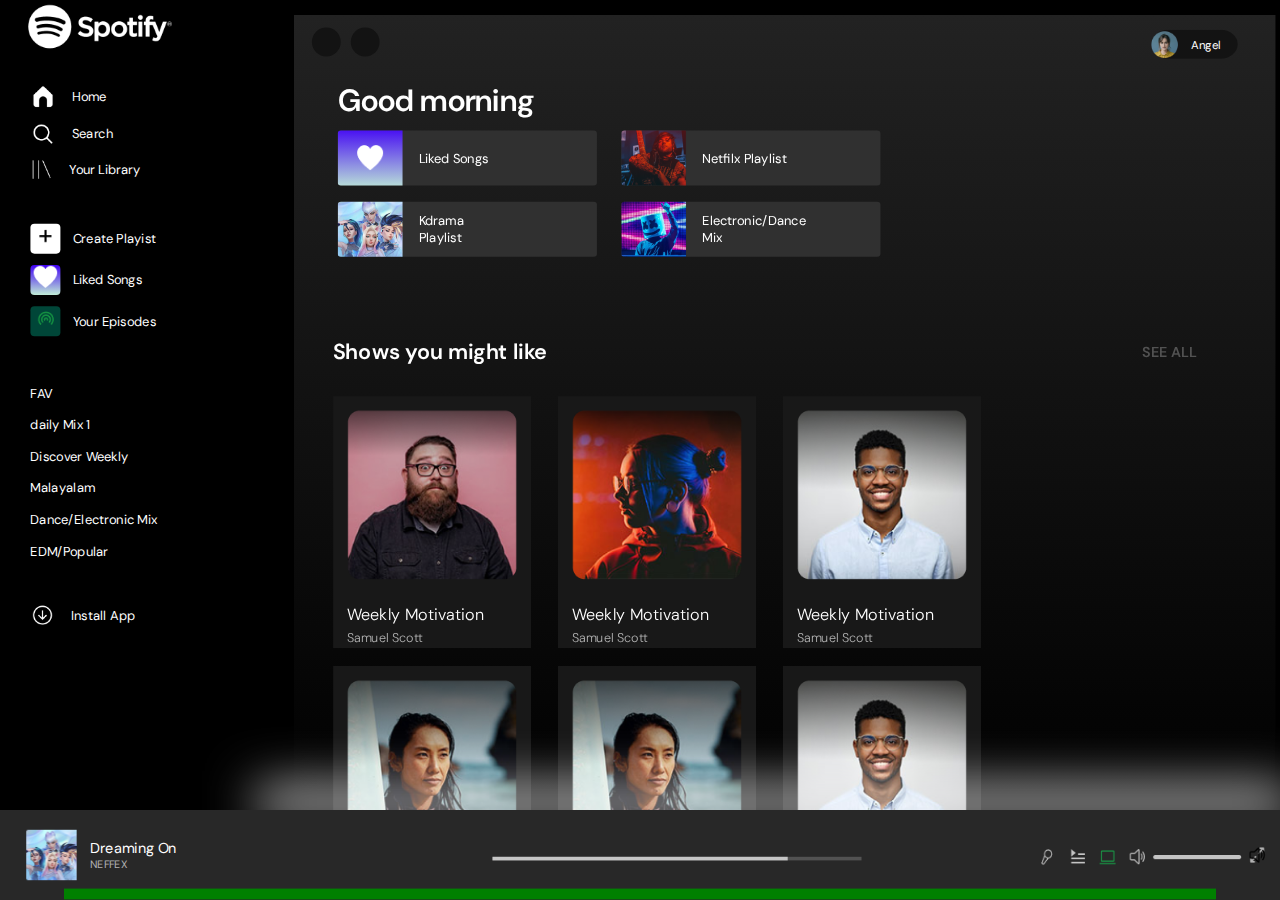
<file: index.html>
<!DOCTYPE html>
<html>
<head>
    <title>Spotify Clone</title>
    <link rel="stylesheet" type="text/css" href="style.css">
    <link rel="stylesheet" href="https://cdnjs.cloudflare.com/ajax/libs/font-awesome/6.5.1/css/all.min.css" integrity="sha512-DTOQO9RWCH3ppGqcWaEA1BIZOC6xxalwEsw9c2QQeAIftl+Vegovlnee1c9QX4TctnWMn13TZye+giMm8e2LwA==" crossorigin="anonymous" referrerpolicy="no-referrer" />
</head>
<body>
    <main>
        <section class="sideBar">
            <div class="logo"><img src="images/Spotify logo.png" alt=""></div>
            <nav>
                <div class="list1SB">
                    <ul type="none">
                        <li><img src="images/Vectorhome.png" alt=""><span>Home</span></li>
                        <li><img src="images/fi-rs-search.png" alt=""><span>Search</span></li>
                        <li><img src="images/library.png" alt=""><span>Your Library</span></li>
                    </ul>
                </div>
                <!-- <div class="list2SB">
                    <ul type="none">
                        <li><span class="list1_1"><img src="images/fi-ss-plus-small.png" alt=""></span><span>Create Playist</span></li>
                        <li><span class="list1_2"><img width="19.25px" height="16px" src="images/fi-ss-heart.png" alt=""></span><span>Liked Songs</span></li>
                        <li><span class="list1_3"><img width="19.25px" height="16px" src="images/Group.png"  alt=""></span><span>Your Episodes</span></li>
                    </ul>
                </div> -->
                <div class="list2SB list2SB_linked">
                    <ul type="none">
                        <li>  <span class="list1_1"> <a href="playlist.html"><img src="images/fi-ss-plus-small.png" alt=""></span> <span>Create Playist</span>  </a></li>
                        <li>  <span class="list1_2"> <a href="playlist.html"><img src="images/fi-ss-heart.png" alt=""></span> <span>Liked Songs</span>  </a></li>
                        <li>  <span class="list1_3"> <a href="edm_playlist2 .html"><img src="images/Group.png"  alt=""></span> <span>Your Episodes</span>  </a></li>
                    </ul>
                </div>
                <div class="list3SB">
                    <ul type="none">
<li><span>FAV</span></li>                        
<li><span>daily Mix 1</span></li>
<li><span>Discover Weekly</span></li>
<li><span>Malayalam</span></li>
<li><span>Dance/Electronic Mix </span></li>
<li><span>EDM/Popular</span></li>                        
                    </ul>
                </div>
                <div class="list4SB">
                    <ul type="none">
                        <li><img src="images/grommet-icons_install-option.png" alt=""><span>Install App</span></li>
                    </ul>
                </div>
            </nav>
        </section>

    <section class="homePage">
        <div class="topBarHP">
            <div class="pagetoggle">
                <div><a href="index.html" class="a1"><i class="fa-solid fa-chevron-left"></i></a></div>
                <div><a href="https://open.spotify.com/playlist/37i9dQZF1DXbYM3nMM0oPk" class="a2"><i class="fa-solid fa-chevron-right"></i></a></div>
            </div>

            <div class="user">
                <img src="images/Ellipse 3.png"  alt=""><div>Angel &nbsp;<i class="fa-solid fa-caret-down"></i></div>
            </div>
        </div>

        <section class="recent">
            <div class="greet">Good morning</div>
            <div class="cardRecent">
                <div class="cardR cardR1"><div class="img"><img src="images/fi-ss-heart.png" alt=""></div><div class="textrecent">Liked Songs</div></div>
                <div class="cardR cardR2"><img src="images/Group 1netflix.png" alt=""><div class="textrecent">Netfilx Playlist</div></div>
                <div class="cardR cardR3"><img src="images/Group 1kdrama.png" alt=""><div class="textrecent">Kdrama Playlist</div></div>
                <div class="cardR cardR4"><img src="images/Rectangle 2edm.png" alt=""><div class="textrecent">Electronic/Dance Mix</div></div>
            </div>
        </section>

        <section class="suggestion">
            <div class="topSuggest">
                <div class="headingS">Shows you might like <a href="./seeAll.html">SEE ALL</a></div>
            </div>
            
            <!-- <div class="cardSuggest">
            <div class="cardScontainer"><div class="cardS cardS1"><img src="images/Rectangle 16imgS1.png" alt=""><div class="cardContentS">Weekly Motivation <p>Samuel Scott</p></div></div><div class="cardPlay"><i class="fa-solid fa-play"></i></div></div>    
            <div class="cardS cardS1"><img src="images/Rectangle 16imgS1.png" alt=""><div class="cardContentS">Weekly Motivation <p>Samuel Scott</p></div></div>
            <div class="cardScontainer"><div class="cardS cardS2"><img src="images/Rectangle 16imgS1.png" alt=""><div class="cardContentS">Weekly Motivation <p>Samuel Scott</p></div></div><div class="cardPlay"><i class="fa-solid fa-play"></i></div></div>    
            <div class="cardS cardS2"><img src="images/Rectangle 16imgS1.png" alt=""><div class="cardContentS">Weekly Motivation <p>Samuel Scott</p></div></div>
            <div class="cardScontainer"><div class="cardS cardS3"><img src="images/Rectangle 16imgS1.png" alt=""><div class="cardContentS">Weekly Motivation <p>Samuel Scott</p></div></div><div class="cardPlay"><i class="fa-solid fa-play"></i></div></div>    
            <div class="cardS cardS3"><img src="images/Rectangle 16imgS1.png" alt=""><div class="cardContentS">Weekly Motivation <p>Samuel Scott</p></div></div>
            <div class="cardScontainer"><div class="cardS cardS4"><img src="images/Rectangle 16imgS1.png" alt=""><div class="cardContentS">Weekly Motivation <p>Samuel Scott</p></div></div><div class="cardPlay"><i class="fa-solid fa-play"></i></div></div>    
            <div class="cardS cardS4"><img src="images/Rectangle 16imgS1.png" alt=""><div class="cardContentS">Weekly Motivation <p>Samuel Scott</p></div></div>
            <div class="cardScontainer"><div class="cardS cardS5"><img src="images/Rectangle 16imgS1.png" alt=""><div class="cardContentS">Weekly Motivation <p>Samuel Scott</p></div></div><div class="cardPlay"><i class="fa-solid fa-play"></i></div></div>    
            <div class="cardS cardS5"><img src="images/Rectangle 16imgS1.png" alt=""><div class="cardContentS">Weekly Motivation <p>Samuel Scott</p></div></div>
            <div class="cardScontainer"><div class="cardS cardS6"><img src="images/Rectangle 16imgS1.png" alt=""><div class="cardContentS">Weekly Motivation <p>Samuel Scott</p></div></div><div class="cardPlay"><i class="fa-solid fa-play"></i></div></div>    
            <div class="cardS cardS6"><img src="images/Rectangle 16imgS1.png" alt=""><div class="cardContentS">Weekly Motivation <p>Samuel Scott</p></div></div>
            <div class="cardScontainer"><div class="cardS cardS7"><img src="images/Rectangle 16imgS1.png" alt=""><div class="cardContentS">Weekly Motivation <p>Samuel Scott</p></div></div><div class="cardPlay"><i class="fa-solid fa-play"></i></div></div>    
            <div class="cardS cardS7"><img src="images/Rectangle 16imgS1.png" alt=""><div class="cardContentS">Weekly Motivation <p>Samuel Scott</p></div></div>
            <div class="cardScontainer"><div class="cardS cardS8"><img src="images/Rectangle 16imgS1.png" alt=""><div class="cardContentS">Weekly Motivation <p>Samuel Scott</p></div></div><div class="cardPlay"><i class="fa-solid fa-play"></i></div></div>    
            <div class="cardS cardS8"><img src="images/Rectangle 16imgS1.png" alt=""><div class="cardContentS">Weekly Motivation <p>Samuel Scott</p></div></div>
            </div> -->

            <div class="cardSuggest">
            <div class="cardS"><div class="cardPlay"><i class="fa-solid fa-play"></i></div><img src="images/Rectangle 16imgS1.png" alt=""><div class="cardContentS">Weekly Motivation <p>Samuel Scott</p></div></div>
            <div class="cardS"><div class="cardPlay"><i class="fa-solid fa-play"></i></div><img src="images/Rectangle 16sug2.png" alt=""><div class="cardContentS">Weekly Motivation <p>Samuel Scott</p></div></div>
            <div class="cardS"><div class="cardPlay"><i class="fa-solid fa-play"></i></div><img src="images/Rectangle 16sug3.png" alt=""><div class="cardContentS">Weekly Motivation <p>Samuel Scott</p></div></div>
            <div class="cardS"><div class="cardPlay"><i class="fa-solid fa-play"></i></div><img src="images/Rectangle 16sug4.png" alt=""><div class="cardContentS">Weekly Motivation <p>Samuel Scott</p></div></div>
            <div class="cardS"><div class="cardPlay"><i class="fa-solid fa-play"></i></div><img src="images/Rectangle 16sug4.png" alt=""><div class="cardContentS">Weekly Motivation <p>Samuel Scott</p></div></div>
            <div class="cardS"><div class="cardPlay"><i class="fa-solid fa-play"></i></div><img src="images/Rectangle 16sug3.png" alt=""><div class="cardContentS">Weekly Motivation <p>Samuel Scott</p></div></div>
            <div class="cardS"><div class="cardPlay"><i class="fa-solid fa-play"></i></div><img src="images/Rectangle 16imgS1.png" alt=""><div class="cardContentS">Weekly Motivation <p>Samuel Scott</p></div></div>
            <div class="cardS"><div class="cardPlay"><i class="fa-solid fa-play"></i></div><img src="images/Rectangle 16sug2.png" alt=""><div class="cardContentS">Weekly Motivation <p>Samuel Scott</p></div></div>
        </div>
        </section>

    </section>
    <div class="shadow"></div>
    </main>
    <section class="bottomPlayerBar">
        <div class="songPlaying">
            <img src="images/Group 1kdrama.png" alt="">
            <div class="song">Dreaming On <p>NEFFEX</p></div>
        </div>


        <div class="player">
            <div class="controls">
                <i class="fa-solid fa-shuffle"></i>
                <i class="fa-solid fa-backward-step"></i>
                <i class="play_pause fa-solid fa-circle-play"></i>
                <i class="fa-solid fa-forward-step"></i>
                <i class="fa-solid fa-repeat"></i>
            </div>
            <div class="playLength">
                <div class="songLeft"></div>
           </div>
        </div>

       <div class="tools">
        <img src="images/Right optionstools.png" alt="" srcset="">
       </div>

        

        <div class="bottomBand"></div>
    </section>
    
</body>
</html>
</file>
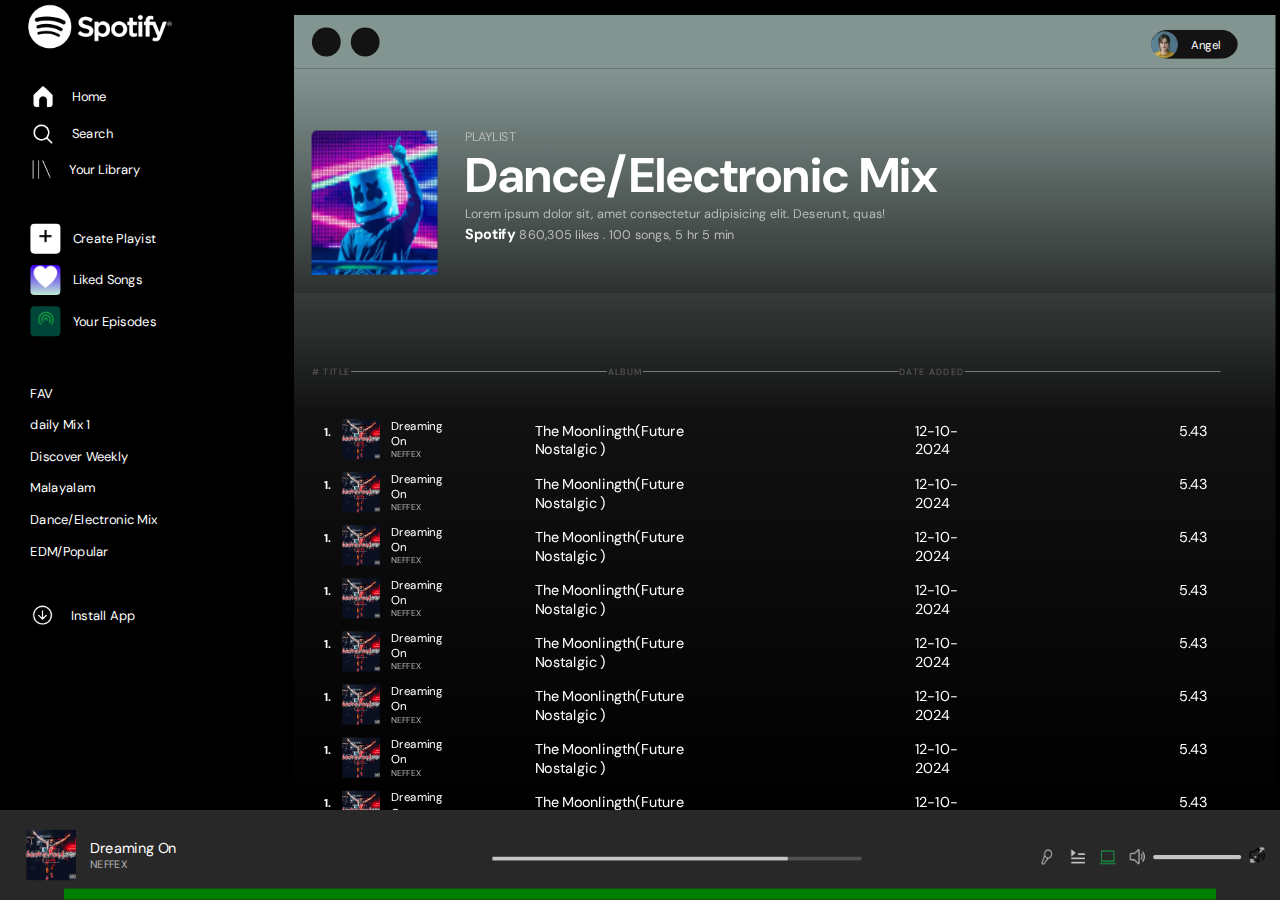
<file: edm_playlist2 .html>
<!DOCTYPE html>
<html>
<head>
    <title>Spotify Clone</title>
    <link rel="stylesheet" type="text/css" href="style.css">
    <link rel="stylesheet" href="https://cdnjs.cloudflare.com/ajax/libs/font-awesome/6.5.1/css/all.min.css" integrity="sha512-DTOQO9RWCH3ppGqcWaEA1BIZOC6xxalwEsw9c2QQeAIftl+Vegovlnee1c9QX4TctnWMn13TZye+giMm8e2LwA==" crossorigin="anonymous" referrerpolicy="no-referrer" />
</head>
<body>
    <main>
        <section class="sideBar">
            <div class="logo"><img src="images/Spotify logo.png" alt=""></div>
            <nav>
                <div class="list1SB">
                    <ul type="none">
                        <li><img src="images/Vectorhome.png" alt=""><span>Home</span></li>
                        <li><img src="images/fi-rs-search.png" alt=""><span>Search</span></li>
                        <li><img src="images/library.png" alt=""><span>Your Library</span></li>
                    </ul>
                </div>
                <!-- <div class="list2SB">
                    <ul type="none">
                        <li><span class="list1_1"><img src="images/fi-ss-plus-small.png" alt=""></span><span>Create Playist</span></li>
                        <li><span class="list1_2"><img width="19.25px" height="16px" src="images/fi-ss-heart.png" alt=""></span><span>Liked Songs</span></li>
                        <li><span class="list1_3"><img width="19.25px" height="16px" src="images/Group.png"  alt=""></span><span>Your Episodes</span></li>
                    </ul>
                </div> -->
                <div class="list2SB list2SB_linked">
                    <ul type="none">
                        <li>  <span class="list1_1"> <a href="playlist.html"><img src="images/fi-ss-plus-small.png" alt=""></span><span>Create Playist</span></a></li>
                        <li>  <span class="list1_2"> <a href="playlist.html"><img src="images/fi-ss-heart.png" alt=""></span><span>Liked Songs</span></a></li>
                        <li>  <span class="list1_3"> <a href="edm_playlist2 .html"><img src="images/Group.png"  alt=""></span><span>Your Episodes</span></a></li>
                    </ul>
                </div>
                
                <div class="list3SB">
                    <ul type="none">
                        <li>FAV</li>
                        <li>daily Mix 1</li>
                        <li>Discover Weekly</li>
                        <li>Malayalam</li>
                        <li>Dance/Electronic Mix </li>
                        <li>EDM/Popular</li>
                    </ul>
                </div>
                <div class="list4SB">
                    <ul type="none">
                        <li><img src="images/grommet-icons_install-option.png" alt=""><span>Install App</span></li>
                    </ul>
                </div>
            </nav>
        </section>

    <section class="homePage">
        <div class="topBarHP playlist_topBarHP">
            <!-- <div class="pagetoggle">
                <div><a href="index.html" class="a1"><i class="fa-solid fa-chevron-left"></i></a></div>
                <div><a href="https://www.google.com" class="a2"><i class="fa-solid fa-chevron-right"></i></a></div>
            </div> -->

            <div class="pagetoggle">
                <div><a href="index.html" class="a1"><i class="fa-solid fa-chevron-left"></i></a></div>
                <div><a href="https://open.spotify.com/playlist/37i9dQZF1DXbYM3nMM0oPk" class="a2"><i class="fa-solid fa-chevron-right"></i></a></div>
            </div>

            <div class="user">
                <img src="images/Ellipse 3.png"  alt=""><div>Angel &nbsp;<i class="fa-solid fa-caret-down"></i></div>
            </div>
        </div>

        <section class="cover">
            <img class="edm_cover" src="images/Rectangle 2edm.png" alt="">
            <div class="coverContent">
                <p>PLAYLIST</p>
                <h1>Dance/Electronic Mix</h1>
                <p>Lorem ipsum dolor sit, amet consectetur adipisicing elit. Deserunt, quas!</p>
                <p><strong>Spotify</strong>   860,305 likes . 100 songs, 5 hr 5 min</p>
            </div>
        </section>
        <section class="playlistButton">
            <div class="playlistButton_left">
                <span class="play"><i class="fa-solid fa-circle-play"></i></span>
                <i class="fa-regular fa-heart"></i>
                <i class="fa-solid fa-ellipsis"></i>
            </div>
            <div class="playlist_header">
                <p># TITLE</p><hr><p>ALBUM</p><hr><P>DATE ADDED</P><hr>
                <!-- <p>Length</p> -->
            </div>
        </section>


        <section class="mainPlaylist">
            <div class="song1">
                <div class="playSong1">
                    <div class="songPlaying">
                        <h3>1. &nbsp;&nbsp;&nbsp;</h3>
                        <img src="images/Rectangle 20dreaming.png" alt="">
                        <div class="song">Dreaming On <p>NEFFEX</p></div>
                    </div>
                    <div class="songDetails">    
                    <div><p>The Moonlingth(Future Nostalgic )</p></div><hr >
                    <div><p>12-10-2024</p></div><hr>
                    <p>5.43</p> &nbsp;&nbsp;<div><i class="fa-regular fa-heart"></i> &nbsp;&nbsp;<i class="fa-solid fa-ellipsis"></i></div>
                    </div>
                </div>
        </div>
        <div class="song1">
            <div class="playSong1">
                <div class="songPlaying">
                    <h3>1. &nbsp;&nbsp;&nbsp;</h3>
                    <img src="images/Rectangle 20dreaming.png" alt="">
                    <div class="song">Dreaming On <p>NEFFEX</p></div>
                </div>
                <div class="songDetails">    
                <div><p>The Moonlingth(Future Nostalgic )</p></div><hr >
                <div><p>12-10-2024</p></div><hr>
                <p>5.43</p> &nbsp;&nbsp;<div><i class="fa-regular fa-heart"></i> &nbsp;&nbsp;<i class="fa-solid fa-ellipsis"></i></div>
                </div>
            </div>
    </div>
    <div class="song1">
        <div class="playSong1">
            <div class="songPlaying">
                <h3>1. &nbsp;&nbsp;&nbsp;</h3>
                <img src="images/Rectangle 20dreaming.png" alt="">
                <div class="song">Dreaming On <p>NEFFEX</p></div>
            </div>
            <div class="songDetails">    
            <div><p>The Moonlingth(Future Nostalgic )</p></div><hr >
            <div><p>12-10-2024</p></div><hr>
            <p>5.43</p> &nbsp;&nbsp;<div><i class="fa-regular fa-heart"></i> &nbsp;&nbsp;<i class="fa-solid fa-ellipsis"></i></div>
            </div>
        </div>
</div>
<div class="song1">
    <div class="playSong1">
        <div class="songPlaying">
            <h3>1. &nbsp;&nbsp;&nbsp;</h3>
            <img src="images/Rectangle 20dreaming.png" alt="">
            <div class="song">Dreaming On <p>NEFFEX</p></div>
        </div>
        <div class="songDetails">    
        <div><p>The Moonlingth(Future Nostalgic )</p></div><hr >
        <div><p>12-10-2024</p></div><hr>
        <p>5.43</p> &nbsp;&nbsp;<div><i class="fa-regular fa-heart"></i> &nbsp;&nbsp;<i class="fa-solid fa-ellipsis"></i></div>
        </div>
    </div>
</div>
<div class="song1">
    <div class="playSong1">
        <div class="songPlaying">
            <h3>1. &nbsp;&nbsp;&nbsp;</h3>
            <img src="images/Rectangle 20dreaming.png" alt="">
            <div class="song">Dreaming On <p>NEFFEX</p></div>
        </div>
        <div class="songDetails">    
        <div><p>The Moonlingth(Future Nostalgic )</p></div><hr >
        <div><p>12-10-2024</p></div><hr>
        <p>5.43</p> &nbsp;&nbsp;<div><i class="fa-regular fa-heart"></i> &nbsp;&nbsp;<i class="fa-solid fa-ellipsis"></i></div>
        </div>
    </div>
</div>
<div class="song1">
    <div class="playSong1">
        <div class="songPlaying">
            <h3>1. &nbsp;&nbsp;&nbsp;</h3>
            <img src="images/Rectangle 20dreaming.png" alt="">
            <div class="song">Dreaming On <p>NEFFEX</p></div>
        </div>
        <div class="songDetails">    
        <div><p>The Moonlingth(Future Nostalgic )</p></div><hr >
        <div><p>12-10-2024</p></div><hr>
        <p>5.43</p> &nbsp;&nbsp;<div><i class="fa-regular fa-heart"></i> &nbsp;&nbsp;<i class="fa-solid fa-ellipsis"></i></div>
        </div>
    </div>
</div>
<div class="song1">
    <div class="playSong1">
        <div class="songPlaying">
            <h3>1. &nbsp;&nbsp;&nbsp;</h3>
            <img src="images/Rectangle 20dreaming.png" alt="">
            <div class="song">Dreaming On <p>NEFFEX</p></div>
        </div>
        <div class="songDetails">    
        <div><p>The Moonlingth(Future Nostalgic )</p></div><hr >
        <div><p>12-10-2024</p></div><hr>
        <p>5.43</p> &nbsp;&nbsp;<div><i class="fa-regular fa-heart"></i> &nbsp;&nbsp;<i class="fa-solid fa-ellipsis"></i></div>
        </div>
    </div>
</div>
<div class="song1">
    <div class="playSong1">
        <div class="songPlaying">
            <h3>1. &nbsp;&nbsp;&nbsp;</h3>
            <img src="images/Rectangle 20dreaming.png" alt="">
            <div class="song">Dreaming On <p>NEFFEX</p></div>
        </div>
        <div class="songDetails">    
        <div><p>The Moonlingth(Future Nostalgic )</p></div><hr >
        <div><p>12-10-2024</p></div><hr>
        <p>5.43</p> &nbsp;&nbsp;<div><i class="fa-regular fa-heart"></i> &nbsp;&nbsp;<i class="fa-solid fa-ellipsis"></i></div>
        </div>
    </div>
</div>
<div class="song1">
    <div class="playSong1">
        <div class="songPlaying">
            <h3>1. &nbsp;&nbsp;&nbsp;</h3>
            <img src="images/Rectangle 20dreaming.png" alt="">
            <div class="song">Dreaming On <p>NEFFEX</p></div>
        </div>
        <div class="songDetails">    
        <div><p>The Moonlingth(Future Nostalgic )</p></div><hr >
        <div><p>12-10-2024</p></div><hr>
        <p>5.43</p> &nbsp;&nbsp;<div><i class="fa-regular fa-heart"></i> &nbsp;&nbsp;<i class="fa-solid fa-ellipsis"></i></div>
        </div>
    </div>
</div>
<div class="song1">
    <div class="playSong1">
        <div class="songPlaying">
            <h3>1. &nbsp;&nbsp;&nbsp;</h3>
            <img src="images/Rectangle 20dreaming.png" alt="">
            <div class="song">Dreaming On <p>NEFFEX</p></div>
        </div>
        <div class="songDetails">    
        <div><p>The Moonlingth(Future Nostalgic )</p></div><hr >
        <div><p>12-10-2024</p></div><hr>
        <p>5.43</p> &nbsp;&nbsp;<div><i class="fa-regular fa-heart"></i> &nbsp;&nbsp;<i class="fa-solid fa-ellipsis"></i></div>
        </div>
    </div>
</div>
<div class="song1">
    <div class="playSong1">
        <div class="songPlaying">
            <h3>1. &nbsp;&nbsp;&nbsp;</h3>
            <img src="images/Rectangle 20dreaming.png" alt="">
            <div class="song">Dreaming On <p>NEFFEX</p></div>
        </div>
        <div class="songDetails">    
        <div><p>The Moonlingth(Future Nostalgic )</p></div><hr >
        <div><p>12-10-2024</p></div><hr>
        <p>5.43</p> &nbsp;&nbsp;<div><i class="fa-regular fa-heart"></i> &nbsp;&nbsp;<i class="fa-solid fa-ellipsis"></i></div>
        </div>
    </div>
</div>
<div class="song1">
    <div class="playSong1">
        <div class="songPlaying">
            <h3>1. &nbsp;&nbsp;&nbsp;</h3>
            <img src="images/Rectangle 20dreaming.png" alt="">
            <div class="song">Dreaming On <p>NEFFEX</p></div>
        </div>
        <div class="songDetails">    
        <div><p>The Moonlingth(Future Nostalgic )</p></div><hr >
        <div><p>12-10-2024</p></div><hr>
        <p>5.43</p> &nbsp;&nbsp;<div><i class="fa-regular fa-heart"></i> &nbsp;&nbsp;<i class="fa-solid fa-ellipsis"></i></div>
        </div>
    </div>
</div>
<div class="song1">
    <div class="playSong1">
        <div class="songPlaying">
            <h3>1. &nbsp;&nbsp;&nbsp;</h3>
            <img src="images/Rectangle 20dreaming.png" alt="">
            <div class="song">Dreaming On <p>NEFFEX</p></div>
        </div>
        <div class="songDetails">    
        <div><p>The Moonlingth(Future Nostalgic )</p></div><hr >
        <div><p>12-10-2024</p></div><hr>
        <p>5.43</p> &nbsp;&nbsp;<div><i class="fa-regular fa-heart"></i> &nbsp;&nbsp;<i class="fa-solid fa-ellipsis"></i></div>
        </div>
    </div>
</div>

            
        </section> 


        <!-- <section class="mainPlaylist">
            <div class="song1">
                <div class="playSong1">
                    <div class="songPlaying">
                        <h3>1. &nbsp;&nbsp;&nbsp;</h3>
                        <img src="images/Rectangle 20dreaming.png" alt="">
                        <div class="song">Dreaming On <p>NEFFEX</p></div>
                    </div>
                    <p>The Moonlingth(Future Nostalgic )</p>
                    <p>12-10-2024</p>
                    <i class="fa-regular fa-heart"></i> &nbsp;&nbsp;<i class="fa-solid fa-ellipsis"></i>
                </div>
        </div>
        </section> -->

    </section>
    </main>
    
    <section class="bottomPlayerBar">
        <div class="songPlaying">
            <img src="images/Rectangle 20dreaming.png" alt="">
            <div class="song">Dreaming On <p>NEFFEX</p></div>
        </div>


        <div class="player">
            <div class="controls">
                <i class="fa-solid fa-shuffle"></i>
                <i class="fa-solid fa-backward-step"></i>
                <i class="play_pause fa-solid fa-circle-play"></i>
                <i class="fa-solid fa-forward-step"></i>
                <i class="fa-solid fa-repeat"></i>
            </div>
            <div class="playLength">
                <div class="songLeft"></div>
           </div>
        </div>

       <div class="tools">
        <img src="images/Right optionstools.png" alt="" srcset="">
       </div>

        

        <div class="bottomBand"></div>
    </section>
    
</body>
</html>
</file>
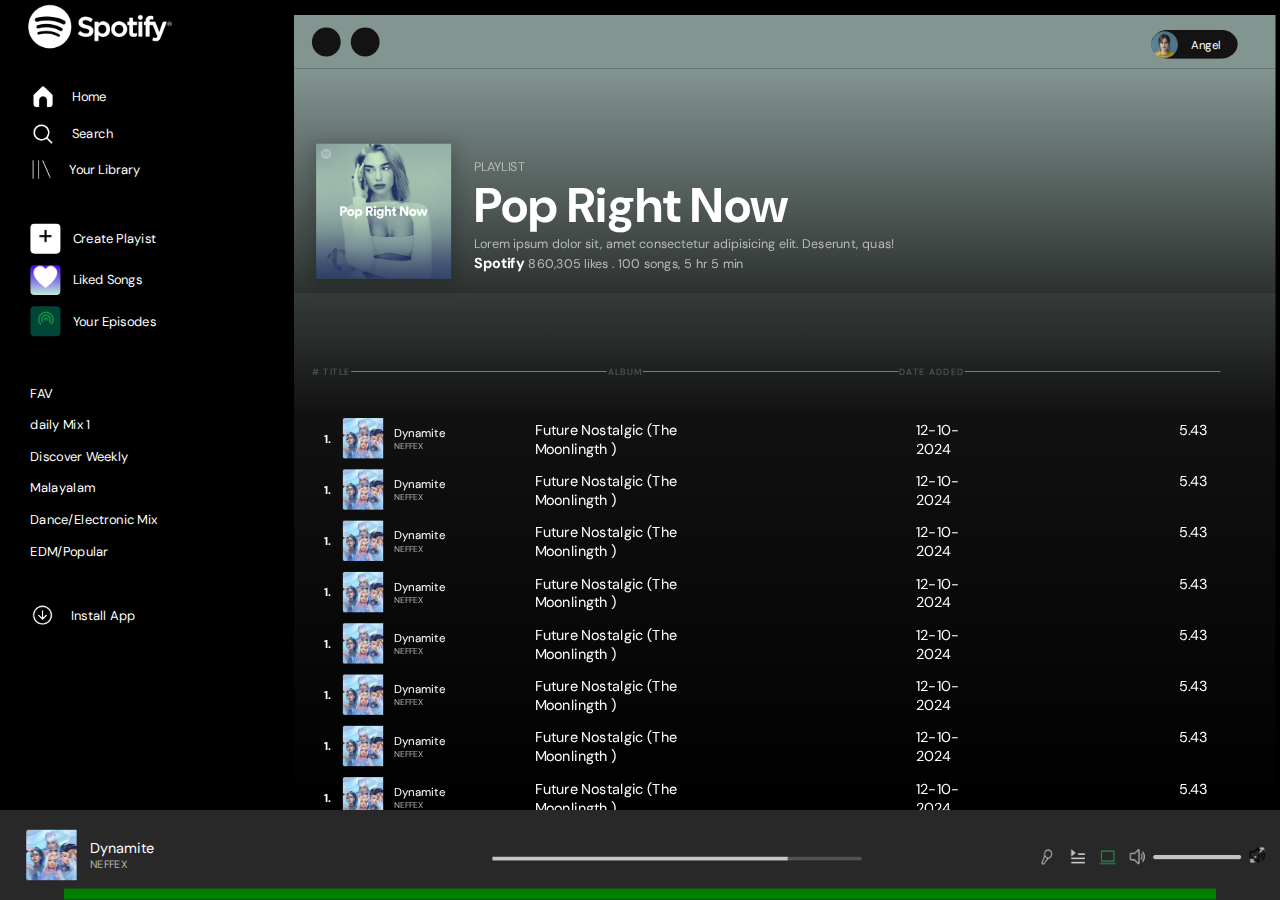
<file: playlist.html>
<!DOCTYPE html>
<html>
  <head>
    <title>Spotify Clone</title>
    <link rel="stylesheet" type="text/css" href="style.css" />
    <link
      rel="stylesheet"
      href="https://cdnjs.cloudflare.com/ajax/libs/font-awesome/6.5.1/css/all.min.css"
      integrity="sha512-DTOQO9RWCH3ppGqcWaEA1BIZOC6xxalwEsw9c2QQeAIftl+Vegovlnee1c9QX4TctnWMn13TZye+giMm8e2LwA=="
      crossorigin="anonymous"
      referrerpolicy="no-referrer" />
  </head>
  <body>
    <main>
      <section class="sideBar">
        <div class="logo"><img src="images/Spotify logo.png" alt="" /></div>
        <nav>
          <div class="list1SB">
            <ul type="none">
              <li>
                <img src="images/Vectorhome.png" alt="" /><span>Home</span>
              </li>
              <li>
                <img src="images/fi-rs-search.png" alt="" /><span>Search</span>
              </li>
              <li>
                <img src="images/library.png" alt="" /><span>Your Library</span>
              </li>
            </ul>
          </div>
          <!-- <div class="list2SB">
            <ul type="none">
              <li>
                <span class="list1_1"
                  ><img src="images/fi-ss-plus-small.png" alt="" /></span
                ><span>Create Playist</span>
              </li>
              <li>
                <span class="list1_2"
                  ><img
                    width="19.25px"
                    height="16px"
                    src="images/fi-ss-heart.png"
                    alt="" /></span
                ><span>Liked Songs</span>
              </li>
              <li>
                <span class="list1_3"
                  ><img
                    width="19.25px"
                    height="16px"
                    src="images/Group.png"
                    alt="" /></span
                ><span>Your Episodes</span>
              </li>
            </ul>
          </div> -->

          <div class="list2SB list2SB_linked">
            <ul type="none">
                <li>  <span class="list1_1"> <a href="playlist.html"><img src="images/fi-ss-plus-small.png" alt=""></span><span>Create Playist</span></a></li>
                <li>  <span class="list1_2"> <a href="playlist.html"><img src="images/fi-ss-heart.png" alt=""></span><span>Liked Songs</span></a></li>
                <li>  <span class="list1_3"> <a href="edm_playlist2 .html"><img src="images/Group.png"  alt=""></span><span>Your Episodes</span></a></li>
            </ul>
        </div>
          <div class="list3SB">
            <ul type="none">
              <li>FAV</li>
              <li>daily Mix 1</li>
              <li>Discover Weekly</li>
              <li>Malayalam</li>
              <li>Dance/Electronic Mix</li>
              <li>EDM/Popular</li>
            </ul>
          </div>
          <div class="list4SB">
            <ul type="none">
              <li>
                <img
                  src="images/grommet-icons_install-option.png"
                  alt="" /><span>Install App</span>
              </li>
            </ul>
          </div>
        </nav>
      </section>

      <section class="homePage">
        <div class="topBarHP playlist_topBarHP">
          <!-- <div class="pagetoggle">
            <div>
              <a href="index.html" class="a1"
                ><i class="fa-solid fa-chevron-left"></i
              ></a>
            </div>
            <div>
              <a href="https://www.google.com" class="a2"
                ><i class="fa-solid fa-chevron-right"></i
              ></a>
            </div>
          </div> -->

          <div class="pagetoggle">
            <div><a href="index.html" class="a1"><i class="fa-solid fa-chevron-left"></i></a></div>
            <div><a href="https://open.spotify.com/playlist/37i9dQZF1DXbYM3nMM0oPk" class="a2"><i class="fa-solid fa-chevron-right"></i></a></div>
        </div>

          <div class="user">
            <img src="images/Ellipse 3.png" alt="" />
            <div>Angel &nbsp;<i class="fa-solid fa-caret-down"></i></div>
          </div>
        </div>

        <section class="cover">
          <img src="images/coverImage.png" alt="" />
          <div class="coverContent">
            <p>PLAYLIST</p>
            <h1>Pop Right Now</h1>
            <p>
              Lorem ipsum dolor sit, amet consectetur adipisicing elit.
              Deserunt, quas!
            </p>
            <p>
              <strong>Spotify</strong> 860,305 likes . 100 songs, 5 hr 5 min
            </p>
          </div>
        </section>
        <section class="playlistButton">
          <div class="playlistButton_left">
            <span class="play"><i class="fa-solid fa-circle-play"></i></span>
            <i class="fa-regular fa-heart"></i>
            <i class="fa-solid fa-ellipsis"></i>
          </div>
          <div class="playlist_header">
            <p># TITLE</p>
            <hr />
            <p>ALBUM</p>
            <hr />
            <p>DATE ADDED</p>
            <hr />
            <!-- <p>Length</p> -->
          </div>
        </section>

        <section class="mainPlaylist">
          <div class="song1">
            <div class="playSong1">
              <div class="songPlaying">
                <h3>1. &nbsp;&nbsp;&nbsp;</h3>
                <img src="images/Group 1kdrama.png" alt="" />
                <div class="song">
                  Dynamite
                  <p>NEFFEX</p>
                </div>
              </div>
              <div class="songDetails">
                <div><p>Future Nostalgic (The Moonlingth )</p></div>
                <hr />
                <div><p>12-10-2024</p></div>
                <hr />
                <p>5.43</p>
                &nbsp;&nbsp;
                <div>
                  <i class="fa-regular fa-heart"></i> &nbsp;&nbsp;<i
                    class="fa-solid fa-ellipsis"></i>
                </div>
              </div>
            </div>
          </div>
          <div class="song1">
            <div class="playSong1">
              <div class="songPlaying">
                <h3>1. &nbsp;&nbsp;&nbsp;</h3>
                <img src="images/Group 1kdrama.png" alt="" />
                <div class="song">
                  Dynamite
                  <p>NEFFEX</p>
                </div>
              </div>
              <div class="songDetails">
                <div><p>Future Nostalgic (The Moonlingth )</p></div>
                <hr />
                <div><p>12-10-2024</p></div>
                <hr />
                <p>5.43</p>
                &nbsp;&nbsp;
                <div>
                  <i class="fa-regular fa-heart"></i> &nbsp;&nbsp;<i
                    class="fa-solid fa-ellipsis"></i>
                </div>
              </div>
            </div>
          </div>
          <div class="song1">
            <div class="playSong1">
              <div class="songPlaying">
                <h3>1. &nbsp;&nbsp;&nbsp;</h3>
                <img src="images/Group 1kdrama.png" alt="" />
                <div class="song">
                  Dynamite
                  <p>NEFFEX</p>
                </div>
              </div>
              <div class="songDetails">
                <div><p>Future Nostalgic (The Moonlingth )</p></div>
                <hr />
                <div><p>12-10-2024</p></div>
                <hr />
                <p>5.43</p>
                &nbsp;&nbsp;
                <div>
                  <i class="fa-regular fa-heart"></i> &nbsp;&nbsp;<i
                    class="fa-solid fa-ellipsis"></i>
                </div>
              </div>
            </div>
          </div>
          <div class="song1">
            <div class="playSong1">
              <div class="songPlaying">
                <h3>1. &nbsp;&nbsp;&nbsp;</h3>
                <img src="images/Group 1kdrama.png" alt="" />
                <div class="song">
                  Dynamite
                  <p>NEFFEX</p>
                </div>
              </div>
              <div class="songDetails">
                <div><p>Future Nostalgic (The Moonlingth )</p></div>
                <hr />
                <div><p>12-10-2024</p></div>
                <hr />
                <p>5.43</p>
                &nbsp;&nbsp;
                <div>
                  <i class="fa-regular fa-heart"></i> &nbsp;&nbsp;<i
                    class="fa-solid fa-ellipsis"></i>
                </div>
              </div>
            </div>
          </div>
          <div class="song1">
            <div class="playSong1">
              <div class="songPlaying">
                <h3>1. &nbsp;&nbsp;&nbsp;</h3>
                <img src="images/Group 1kdrama.png" alt="" />
                <div class="song">
                  Dynamite
                  <p>NEFFEX</p>
                </div>
              </div>
              <div class="songDetails">
                <div><p>Future Nostalgic (The Moonlingth )</p></div>
                <hr />
                <div><p>12-10-2024</p></div>
                <hr />
                <p>5.43</p>
                &nbsp;&nbsp;
                <div>
                  <i class="fa-regular fa-heart"></i> &nbsp;&nbsp;<i
                    class="fa-solid fa-ellipsis"></i>
                </div>
              </div>
            </div>
          </div>
          <div class="song1">
            <div class="playSong1">
              <div class="songPlaying">
                <h3>1. &nbsp;&nbsp;&nbsp;</h3>
                <img src="images/Group 1kdrama.png" alt="" />
                <div class="song">
                  Dynamite
                  <p>NEFFEX</p>
                </div>
              </div>
              <div class="songDetails">
                <div><p>Future Nostalgic (The Moonlingth )</p></div>
                <hr />
                <div><p>12-10-2024</p></div>
                <hr />
                <p>5.43</p>
                &nbsp;&nbsp;
                <div>
                  <i class="fa-regular fa-heart"></i> &nbsp;&nbsp;<i
                    class="fa-solid fa-ellipsis"></i>
                </div>
              </div>
            </div>
          </div>
          <div class="song1">
            <div class="playSong1">
              <div class="songPlaying">
                <h3>1. &nbsp;&nbsp;&nbsp;</h3>
                <img src="images/Group 1kdrama.png" alt="" />
                <div class="song">
                  Dynamite
                  <p>NEFFEX</p>
                </div>
              </div>
              <div class="songDetails">
                <div><p>Future Nostalgic (The Moonlingth )</p></div>
                <hr />
                <div><p>12-10-2024</p></div>
                <hr />
                <p>5.43</p>
                &nbsp;&nbsp;
                <div>
                  <i class="fa-regular fa-heart"></i> &nbsp;&nbsp;<i
                    class="fa-solid fa-ellipsis"></i>
                </div>
              </div>
            </div>
          </div>
          <div class="song1">
            <div class="playSong1">
              <div class="songPlaying">
                <h3>1. &nbsp;&nbsp;&nbsp;</h3>
                <img src="images/Group 1kdrama.png" alt="" />
                <div class="song">
                  Dynamite
                  <p>NEFFEX</p>
                </div>
              </div>
              <div class="songDetails">
                <div><p>Future Nostalgic (The Moonlingth )</p></div>
                <hr />
                <div><p>12-10-2024</p></div>
                <hr />
                <p>5.43</p>
                &nbsp;&nbsp;
                <div>
                  <i class="fa-regular fa-heart"></i> &nbsp;&nbsp;<i
                    class="fa-solid fa-ellipsis"></i>
                </div>
              </div>
            </div>
          </div>
          <div class="song1">
            <div class="playSong1">
              <div class="songPlaying">
                <h3>1. &nbsp;&nbsp;&nbsp;</h3>
                <img src="images/Group 1kdrama.png" alt="" />
                <div class="song">
                  Dynamite
                  <p>NEFFEX</p>
                </div>
              </div>
              <div class="songDetails">
                <div><p>Future Nostalgic (The Moonlingth )</p></div>
                <hr />
                <div><p>12-10-2024</p></div>
                <hr />
                <p>5.43</p>
                &nbsp;&nbsp;
                <div>
                  <i class="fa-regular fa-heart"></i> &nbsp;&nbsp;<i
                    class="fa-solid fa-ellipsis"></i>
                </div>
              </div>
            </div>
          </div>
          <div class="song1">
            <div class="playSong1">
              <div class="songPlaying">
                <h3>1. &nbsp;&nbsp;&nbsp;</h3>
                <img src="images/Group 1kdrama.png" alt="" />
                <div class="song">
                  Dynamite
                  <p>NEFFEX</p>
                </div>
              </div>
              <div class="songDetails">
                <div><p>Future Nostalgic (The Moonlingth )</p></div>
                <hr />
                <div><p>12-10-2024</p></div>
                <hr />
                <p>5.43</p>
                &nbsp;&nbsp;
                <div>
                  <i class="fa-regular fa-heart"></i> &nbsp;&nbsp;<i
                    class="fa-solid fa-ellipsis"></i>
                </div>
              </div>
            </div>
          </div>
          <div class="song1">
            <div class="playSong1">
              <div class="songPlaying">
                <h3>1. &nbsp;&nbsp;&nbsp;</h3>
                <img src="images/Group 1kdrama.png" alt="" />
                <div class="song">
                  Dynamite
                  <p>NEFFEX</p>
                </div>
              </div>
              <div class="songDetails">
                <div><p>Future Nostalgic (The Moonlingth )</p></div>
                <hr />
                <div><p>12-10-2024</p></div>
                <hr />
                <p>5.43</p>
                &nbsp;&nbsp;
                <div>
                  <i class="fa-regular fa-heart"></i> &nbsp;&nbsp;<i
                    class="fa-solid fa-ellipsis"></i>
                </div>
              </div>
            </div>
          </div>
          <div class="song1">
            <div class="playSong1">
              <div class="songPlaying">
                <h3>1. &nbsp;&nbsp;&nbsp;</h3>
                <img src="images/Group 1kdrama.png" alt="" />
                <div class="song">
                  Dynamite
                  <p>NEFFEX</p>
                </div>
              </div>
              <div class="songDetails">
                <div><p>Future Nostalgic (The Moonlingth )</p></div>
                <hr />
                <div><p>12-10-2024</p></div>
                <hr />
                <p>5.43</p>
                &nbsp;&nbsp;
                <div>
                  <i class="fa-regular fa-heart"></i> &nbsp;&nbsp;<i
                    class="fa-solid fa-ellipsis"></i>
                </div>
              </div>
            </div>
          </div>
          <div class="song1">
            <div class="playSong1">
              <div class="songPlaying">
                <h3>1. &nbsp;&nbsp;&nbsp;</h3>
                <img src="images/Group 1kdrama.png" alt="" />
                <div class="song">
                  Dynamite
                  <p>NEFFEX</p>
                </div>
              </div>
              <div class="songDetails">
                <div><p>Future Nostalgic (The Moonlingth )</p></div>
                <hr />
                <div><p>12-10-2024</p></div>
                <hr />
                <p>5.43</p>
                &nbsp;&nbsp;
                <div>
                  <i class="fa-regular fa-heart"></i> &nbsp;&nbsp;<i
                    class="fa-solid fa-ellipsis"></i>
                </div>
              </div>
            </div>
          </div>
        </section>

        <!-- <section class="mainPlaylist">
            <div class="song1">
                <div class="playSong1">
                    <div class="songPlaying">
                        <h3>1. &nbsp;&nbsp;&nbsp;</h3>
                        <img src="images/Group 1kdrama.png" alt="">
                        <div class="song">Dynamite <p>NEFFEX</p></div>
                    </div>
                    <p>Future Nostalgic (The Moonlingth )</p>
                    <p>12-10-2024</p>
                    <i class="fa-regular fa-heart"></i> &nbsp;&nbsp;<i class="fa-solid fa-ellipsis"></i>
                </div>
        </div>
        </section> -->
      </section>
    </main>

    <section class="bottomPlayerBar">
      <div class="songPlaying">
        <img src="images/Group 1kdrama.png" alt="" />
        <div class="song">
          Dynamite
          <p>NEFFEX</p>
        </div>
      </div>

      <div class="player">
        <div class="controls">
          <i class="fa-solid fa-shuffle"></i>
          <i class="fa-solid fa-backward-step"></i>
          <i class="play_pause fa-solid fa-circle-play"></i>
          <i class="fa-solid fa-forward-step"></i>
          <i class="fa-solid fa-repeat"></i>
        </div>
        <div class="playLength">
          <div class="songLeft"></div>
        </div>
      </div>

      <div class="tools">
        <img src="images/Right optionstools.png" alt="" srcset="" />
      </div>

      <div class="bottomBand"></div>
    </section>
  </body>
</html>
</file>
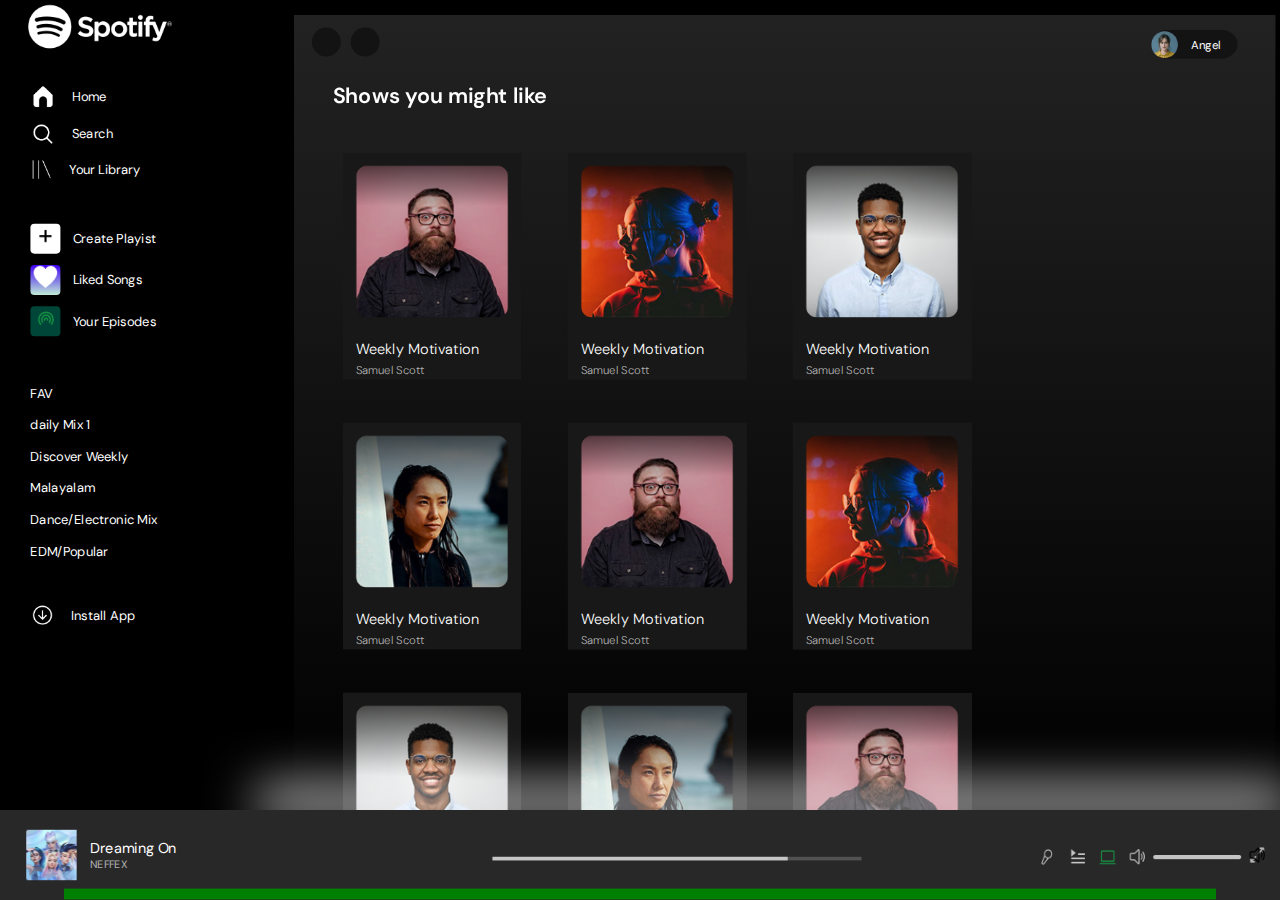
<file: seeAll.html>
<!DOCTYPE html>
<html>
  <head>
    <title>Spotify Clone</title>
    <link rel="stylesheet" type="text/css" href="style.css" />
    <link
      rel="stylesheet"
      href="https://cdnjs.cloudflare.com/ajax/libs/font-awesome/6.5.1/css/all.min.css"
      integrity="sha512-DTOQO9RWCH3ppGqcWaEA1BIZOC6xxalwEsw9c2QQeAIftl+Vegovlnee1c9QX4TctnWMn13TZye+giMm8e2LwA=="
      crossorigin="anonymous"
      referrerpolicy="no-referrer" />
  </head>
  <body>
    <main>
      <section class="sideBar">
        <div class="logo"><img src="images/Spotify logo.png" alt="" /></div>
        <nav>
          <div class="list1SB">
            <ul type="none">
              <li>
                <img src="images/Vectorhome.png" alt="" /><span>Home</span>
              </li>
              <li>
                <img src="images/fi-rs-search.png" alt="" /><span>Search</span>
              </li>
              <li>
                <img src="images/library.png" alt="" /><span>Your Library</span>
              </li>
            </ul>
          </div>
          <!-- <div class="list2SB">
            <ul type="none">
              <li>
                <span class="list1_1"
                  ><img src="images/fi-ss-plus-small.png" alt="" /></span
                ><span>Create Playist</span>
              </li>
              <li>
                <span class="list1_2"
                  ><img
                    width="19.25px"
                    height="16px"
                    src="images/fi-ss-heart.png"
                    alt="" /></span
                ><span>Liked Songs</span>
              </li>
              <li>
                <span class="list1_3"
                  ><img
                    width="19.25px"
                    height="16px"
                    src="images/Group.png"
                    alt="" /></span
                ><span>Your Episodes</span>
              </li>
            </ul>
          </div> -->

          <div class="list2SB list2SB_linked">
                    <ul type="none">
                        <li>  <span class="list1_1"> <a href="playlist.html"><img src="images/fi-ss-plus-small.png" alt=""></span><span>Create Playist</span></a></li>
                        <li>  <span class="list1_2"> <a href="playlist.html"><img src="images/fi-ss-heart.png" alt=""></span><span>Liked Songs</span></a></li>
                        <li>  <span class="list1_3"> <a href="edm_playlist2 .html"><img src="images/Group.png"  alt=""></span><span>Your Episodes</span></a></li>
                    </ul>
                </div>
          <div class="list3SB">
            <ul type="none">
              <li>FAV</li>
              <li>daily Mix 1</li>
              <li>Discover Weekly</li>
              <li>Malayalam</li>
              <li>Dance/Electronic Mix</li>
              <li>EDM/Popular</li>
            </ul>
          </div>
          <div class="list4SB">
            <ul type="none">
              <li>
                <img
                  src="images/grommet-icons_install-option.png"
                  alt="" /><span>Install App</span>
              </li>
            </ul>
          </div>
        </nav>
      </section>

      <section class="homePage">
        <div class="topBarHP">
          <!-- <div class="pagetoggle">
            <div>
              <a href="index.html" class="a1"
                ><i class="fa-solid fa-chevron-left"></i
              ></a>
            </div>
            <div>
              <a href="https://www.google.com" class="a2"
                ><i class="fa-solid fa-chevron-right"></i
              ></a>
            </div>
          </div> -->

          <div class="pagetoggle">
            <div><a href="index.html" class="a1"><i class="fa-solid fa-chevron-left"></i></a></div>
            <div><a href="https://open.spotify.com/playlist/37i9dQZF1DXbYM3nMM0oPk" class="a2"><i class="fa-solid fa-chevron-right"></i></a></div>
        </div>

          <div class="user">
            <img src="images/Ellipse 3.png" alt="" />
            <div>Angel &nbsp;<i class="fa-solid fa-caret-down"></i></div>
          </div>
        </div>

        <section class="suggestion suggestionFull">
          <div class="topSuggest">
            <div class="headingS">Shows you might like</div>
          </div>

          <div class="cardSuggest cardSuggestFull">
            <div class="cardS">
              <div class="cardPlay"><i class="fa-solid fa-play"></i></div>
              <img src="images/Rectangle 16imgS1.png" alt="" />
              <div class="cardContentS">
                Weekly Motivation
                <p>Samuel Scott</p>
              </div>
            </div>
            <div class="cardS">
              <div class="cardPlay"><i class="fa-solid fa-play"></i></div>
              <img src="images/Rectangle 16sug2.png" alt="" />
              <div class="cardContentS">
                Weekly Motivation
                <p>Samuel Scott</p>
              </div>
            </div>
            <div class="cardS">
              <div class="cardPlay"><i class="fa-solid fa-play"></i></div>
              <img src="images/Rectangle 16sug3.png" alt="" />
              <div class="cardContentS">
                Weekly Motivation
                <p>Samuel Scott</p>
              </div>
            </div>
            <div class="cardS">
              <div class="cardPlay"><i class="fa-solid fa-play"></i></div>
              <img src="images/Rectangle 16sug4.png" alt="" />
              <div class="cardContentS">
                Weekly Motivation
                <p>Samuel Scott</p>
              </div>
            </div>
            <div class="cardS">
              <div class="cardPlay"><i class="fa-solid fa-play"></i></div>
              <img src="images/Rectangle 16imgS1.png" alt="" />
              <div class="cardContentS">
                Weekly Motivation
                <p>Samuel Scott</p>
              </div>
            </div>
            <div class="cardS">
              <div class="cardPlay"><i class="fa-solid fa-play"></i></div>
              <img src="images/Rectangle 16sug2.png" alt="" />
              <div class="cardContentS">
                Weekly Motivation
                <p>Samuel Scott</p>
              </div>
            </div>
            <div class="cardS">
              <div class="cardPlay"><i class="fa-solid fa-play"></i></div>
              <img src="images/Rectangle 16sug3.png" alt="" />
              <div class="cardContentS">
                Weekly Motivation
                <p>Samuel Scott</p>
              </div>
            </div>
            <div class="cardS">
              <div class="cardPlay"><i class="fa-solid fa-play"></i></div>
              <img src="images/Rectangle 16sug4.png" alt="" />
              <div class="cardContentS">
                Weekly Motivation
                <p>Samuel Scott</p>
              </div>
            </div>
            <div class="cardS">
              <div class="cardPlay"><i class="fa-solid fa-play"></i></div>
              <img src="images/Rectangle 16imgS1.png" alt="" />
              <div class="cardContentS">
                Weekly Motivation
                <p>Samuel Scott</p>
              </div>
            </div>
            <div class="cardS">
              <div class="cardPlay"><i class="fa-solid fa-play"></i></div>
              <img src="images/Rectangle 16sug2.png" alt="" />
              <div class="cardContentS">
                Weekly Motivation
                <p>Samuel Scott</p>
              </div>
            </div>
            <div class="cardS">
              <div class="cardPlay"><i class="fa-solid fa-play"></i></div>
              <img src="images/Rectangle 16sug3.png" alt="" />
              <div class="cardContentS">
                Weekly Motivation
                <p>Samuel Scott</p>
              </div>
            </div>
            <div class="cardS">
              <div class="cardPlay"><i class="fa-solid fa-play"></i></div>
              <img src="images/Rectangle 16sug4.png" alt="" />
              <div class="cardContentS">
                Weekly Motivation
                <p>Samuel Scott</p>
              </div>
            </div>
            <div class="cardS">
              <div class="cardPlay"><i class="fa-solid fa-play"></i></div>
              <img src="images/Rectangle 16imgS1.png" alt="" />
              <div class="cardContentS">
                Weekly Motivation
                <p>Samuel Scott</p>
              </div>
            </div>
            <div class="cardS">
              <div class="cardPlay"><i class="fa-solid fa-play"></i></div>
              <img src="images/Rectangle 16sug2.png" alt="" />
              <div class="cardContentS">
                Weekly Motivation
                <p>Samuel Scott</p>
              </div>
            </div>
            <div class="cardS">
              <div class="cardPlay"><i class="fa-solid fa-play"></i></div>
              <img src="images/Rectangle 16sug3.png" alt="" />
              <div class="cardContentS">
                Weekly Motivation
                <p>Samuel Scott</p>
              </div>
            </div>
            <div class="cardS">
              <div class="cardPlay"><i class="fa-solid fa-play"></i></div>
              <img src="images/Rectangle 16sug4.png" alt="" />
              <div class="cardContentS">
                Weekly Motivation
                <p>Samuel Scott</p>
              </div>
            </div>
            <div class="cardS">
              <div class="cardPlay"><i class="fa-solid fa-play"></i></div>
              <img src="images/Rectangle 16imgS1.png" alt="" />
              <div class="cardContentS">
                Weekly Motivation
                <p>Samuel Scott</p>
              </div>
            </div>
            <div class="cardS">
              <div class="cardPlay"><i class="fa-solid fa-play"></i></div>
              <img src="images/Rectangle 16sug2.png" alt="" />
              <div class="cardContentS">
                Weekly Motivation
                <p>Samuel Scott</p>
              </div>
            </div>
            <div class="cardS">
              <div class="cardPlay"><i class="fa-solid fa-play"></i></div>
              <img src="images/Rectangle 16sug3.png" alt="" />
              <div class="cardContentS">
                Weekly Motivation
                <p>Samuel Scott</p>
              </div>
            </div>
            <div class="cardS">
              <div class="cardPlay"><i class="fa-solid fa-play"></i></div>
              <img src="images/Rectangle 16sug4.png" alt="" />
              <div class="cardContentS">
                Weekly Motivation
                <p>Samuel Scott</p>
              </div>
            </div>
            <div class="cardS">
              <div class="cardPlay"><i class="fa-solid fa-play"></i></div>
              <img src="images/Rectangle 16imgS1.png" alt="" />
              <div class="cardContentS">
                Weekly Motivation
                <p>Samuel Scott</p>
              </div>
            </div>
            <div class="cardS">
              <div class="cardPlay"><i class="fa-solid fa-play"></i></div>
              <img src="images/Rectangle 16sug2.png" alt="" />
              <div class="cardContentS">
                Weekly Motivation
                <p>Samuel Scott</p>
              </div>
            </div>
            <div class="cardS">
              <div class="cardPlay"><i class="fa-solid fa-play"></i></div>
              <img src="images/Rectangle 16sug3.png" alt="" />
              <div class="cardContentS">
                Weekly Motivation
                <p>Samuel Scott</p>
              </div>
            </div>
            <div class="cardS">
              <div class="cardPlay"><i class="fa-solid fa-play"></i></div>
              <img src="images/Rectangle 16sug4.png" alt="" />
              <div class="cardContentS">
                Weekly Motivation
                <p>Samuel Scott</p>
              </div>
            </div>
          </div>
        </section>
      </section>
    </main>
    <div class="shadow"></div>
    <section class="bottomPlayerBar">
      <div class="songPlaying">
        <img src="images/Group 1kdrama.png" alt="" />
        <div class="song">
          Dreaming On
          <p>NEFFEX</p>
        </div>
      </div>

      <div class="player">
        <div class="controls">
          <i class="fa-solid fa-shuffle"></i>
          <i class="fa-solid fa-backward-step"></i>
          <i class="play_pause fa-solid fa-circle-play"></i>
          <i class="fa-solid fa-forward-step"></i>
          <i class="fa-solid fa-repeat"></i>
        </div>
        <div class="playLength">
          <div class="songLeft"></div>
        </div>
      </div>

      <div class="tools">
        <img src="images/Right optionstools.png" alt="" srcset="" />
      </div>

      <div class="bottomBand"></div>
    </section>
  </body>
</html>
</file>
<file: style.css>
@import url("https://fonts.googleapis.com/css2?family=DM+Sans:ital,opsz,wght@0,9..40,100..1000;1,9..40,100..1000&display=swap");
html {
  font-size: 6.25%;
}

* {
  margin: 0;
  padding: 0;
  box-sizing: border-box;
  color: #fff;
  font-family: "DM Sans", sans-serif;
  font-size: 16rem;
}
body {
  width: 100%;
  height: 100vh;
  background-color: black;
  overflow: hidden;
}
main {
  display: flex;
  width: 100%;
  height: 90%;
}
nav {
  font-size: 17rem;
  font-weight: 400;
  line-height: 25rem;
  /* letter-spacing: -0.04      em; */
  text-align: left;
}
.sideBar {
  width: 20%;
  background-color: black;
}

.list1SB,
.list2SB,
.list3SB,
.list4SB {
  scale: 0.9;
  margin-bottom: 20rem;
}
.list2SB > ul > li {
  display: flex;
  flex-direction: row;
}
.list2SB > img {
  height: 16rem;
  width: 20rem;
  /* display: block; */
}
.list2SB_linked > ul > li > a {
  /* display: block; */
  text-decoration: none;
}
.logo {
  margin: 25rem auto 15rem -15rem;
  scale: 0.8;
}
nav > div > ul > li > img {
  margin-right: 20rem;
  scale: 0.8;
}
nav > div > ul > li {
  display: flex;
  align-items: center;
  padding: 7rem;
}
nav > div > ul > li:hover {
  background-color: rgba(40, 40, 40, 1);
}

.list1_1,
.list1_2,
.list1_3 {
  width: 37.06rem;
  height: 37.06rem;
  top: 496.32rem;
  left: 37.06rem;
  border-radius: 5rem;
  margin-right: 15rem;
  display: flex;
  justify-content: center;
  align-items: center;
}

.list1_1 {
  background-color: #fff;
}
.list1_2 {
  background-image: linear-gradient(
    rgba(64, 0, 244, 1),
    rgba(192, 236, 215, 1)
  );
}
.list1_3 {
  background-color: rgba(0, 70, 56, 1);
}

/* homePage ||homePage ||homePage ||homePage ||homePage ||homePage ||homePage ||homePage ||  */
.homePage {
  width: 80%;
  background-image: linear-gradient(rgba(34, 34, 34, 1), rgba(18, 18, 18, 0));
}
.homePage > .topBarHP {
  display: flex;
  justify-content: space-between;
  align-items: center;
  padding: 10rem 30rem 5rem 10rem;
}

.homePage > .topBarHP > .pagetoggle > div > a > i {
  position: relative;
  top: 10rem;
  left: 15rem;
}
.homePage > .topBarHP > .pagetoggle > div > a {
  color: #fff;
}
.homePage > .topBarHP > .pagetoggle > div > .a2 > i {
  color: #525252;
}
.homePage > .topBarHP > .pagetoggle > div > .a2 > i:hover {
  color: #fff;
}
.homePage > .topBarHP > .pagetoggle > div {
  background-color: rgb(19, 19, 19);
  display: inline-block;
  width: 40rem;
  height: 40rem;
  border-radius: 50%;
  margin-right: 10rem;
}

.homePage > .topBarHP > .user {
  position: relative;
  background-color: rgba(19, 19, 19, 1);
  display: flex;
  justify-content: space-between;
  align-items: center;
  width: 120rem;
  height: 40rem;
  border-radius: 20%/50%;
}
.homePage > .topBarHP > .user > * {
  display: block;
}
.homePage > .topBarHP > .user > div {
  position: absolute;
  right: 15rem;
}
.topBarHP > * {
  scale: 0.8;
}

.recent {
  height: 32%;
  padding: 1% 10% 0% 0%;
}
.recent > .greet {
  font-size: 38rem;
  font-weight: 600;
  line-height: 49rem;
  /* letter-spacing: -0.03em; */
  text-align: left;
}
.cardRecent {
  display: flex;
  flex-wrap: wrap;
  flex-direction: row;
}

.cardRecent::-webkit-scrollbar {
  display: none;
}
.cardRecent > .cardR {
  width: 360rem;
  height: 80rem;
  margin: 0rem 30rem 20rem 0;
  background-color: rgba(48, 48, 48, 1);
  border-radius: 4rem;
  overflow: hidden;
  display: flex;
  justify-content: space-between;
  align-items: center;
  /* text-align: center; */
}
.cardRecent > .cardR > img {
  width: 80rem;
  height: 80rem;
}
.cardR1 > .img {
  width: 80rem;
  height: 80rem;
  background-image: linear-gradient(
    rgba(64, 0, 244, 1),
    rgba(192, 236, 215, 1)
  );
  /* position: relative; */
  display: flex;
  justify-content: center;
  align-items: center;
  /* border-radius: 4rem; */
}

.cardR1 > .img > img {
  width: 40%;
  height: 40%;
}
.cardR > .textrecent {
  width: 35%;
  display: inline-block;
  margin: auto;
  margin-left: 20rem;
  font-size: 16rem;
}
.recent > * {
  scale: 0.9;
}

.suggestion {
  height: 60%;
  padding: 1% 14% 1% 4%;
  /* overflow: hidden; */
  position: relative;
  z-index: 1;
  /* overflow-y: scroll; */
}

.headingS {
  display: inline-block;
  display: flex;
  justify-content: space-between;
  align-items: center;
  font-size: 24rem;
  font-weight: 600;
  line-height: 38rem;
  margin-bottom: 30rem;
}
.headingS > a {
  text-decoration: none;
  color: #525252;
  font-size: 16rem;
}
.headingS > a:hover {
  color: white;
}
.cardSuggest {
  display: flex;
  flex-wrap: wrap;
  height: 90%;
  overflow-y: scroll;
  /* overflow-y: auto; */
}
.cardSuggest::-webkit-scrollbar {
  display: none;
}
/* .cardScontainer{
    display: none;
    margin: 0rem 30rem 20rem 0;
    width: 220rem;
    height: 280rem;
    background-color: rgba(24, 24, 24, 1);
    position: relative;
} */
.cardS {
  margin: 0rem 30rem 20rem 0;
  padding: 16rem;
  width: 220rem;
  height: 280rem;
  background-color: rgba(24, 24, 24, 1);
  position: relative;
  transition: background-color 400ms ease-in;
}
.cardS:hover {
  background-color: rgb(50, 50, 50);
}
/* .cardS:hover + .cardS>.cardPlay{
    display: block;
    background-color: rgb(11, 118, 11); 
  } */
.cardS:hover + .cardS > .cardPlay {
  opacity: 1;
  background-color: rgb(11, 118, 11);
}
.cardS > .cardPlay {
  /* display: none; */
  background-color: rgb(11, 118, 11);
  position: absolute;
  top: 60%;
  left: -90rem;
  /* right: 16rem; */
  padding: 10rem 15rem;
  border-radius: 50%;
  opacity: 0;
  transition: opacity 600ms ease-in;
}
/* .cardS:hover + .cardScontainer{
    display: block;  
  }
  .cardScontainer>.cardPlay{
    display: block;
    background-color: rgb(11, 118, 11);
    position: absolute;
    top: 60%;
    left: -100rem;
     right: 16rem;
    padding: 10rem 15rem;
    border-radius: 50%;
} */

.cardPlay > i {
  color: black;
}
.cardS > img {
  width: 100%;
}
/* .cardS_none{
    opacity: 0.1;
    width: 20rem;
} */
.cardContentS {
  position: absolute;
  bottom: 1rem;
  font-size: 18rem;
  font-weight: 300;
  line-height: 27rem;
  text-align: left;
}
.cardContentS > p {
  font-size: 14rem;
  font-weight: 300;
  line-height: 22rem;
  text-align: left;
  color: rgba(179, 179, 179, 1);
}

/* bottomPlayerBar || bottomPlayerBar || bottomPlayerBar || bottomPlayerBar || bottomPlayerBar*/
.bottomPlayerBar {
  width: 100%;
  height: 10%;
  background-color: rgba(40, 40, 40, 1);
  padding: 0;
  position: fixed;
  z-index: 2;
  display: flex;
  justify-content: space-between;
  align-items: center;
}
/* .bottomPlayerBar{
    box-shadow: rgb(255, 255, 255) 0rem 22rem 70rem 4rem;
} */
.shadow {
  width: 79%;
  height: 1%;
  position: absolute;
  bottom: 9%;
  right: 0;
  box-shadow: rgba(255, 255, 255, 0.762) 0rem -12rem 50rem 12rem;
}
.songPlaying {
  width: 225rem;
  margin: 0rem auto 1rem 15rem;
  display: flex;
  align-items: center;
}
.songPlaying > * {
  display: block;
}
.songPlaying > img {
  height: 56rem;
  width: 56rem;
  margin-right: 15rem;
}
.song > p {
  font-size: 12rem;
  color: rgba(179, 179, 179, 1);
}
.bottomBand {
  width: 100%;
  height: 12rem;
  position: absolute;
  bottom: 0;
  background-color: green;
}
.player {
  margin: auto;
  width: 40%;
  display: flex;
  flex-direction: column;
  justify-content: center;
}
.player > * {
  margin: 3rem;
}
.controls {
  font-size: 14rem;
  width: 40%;
  margin: auto;
  display: flex;
  align-items: center;
  justify-content: space-evenly;
  margin-bottom: 8rem;
}
.play_pause {
  font-size: 24rem;
}
.controls > i {
  color: rgb(158, 158, 158);
}
.controls > .play_pause {
  color: #ffffff;
}
.playLength {
  margin-inline: auto;
  width: 80%;
  height: 4rem;
  background-color: rgb(82, 82, 82);
}
.songLeft {
  width: 80%;
  height: 4rem;
  background-color: rgb(198, 198, 198);
}

.bottomPlayerBar > .tools {
  width: 20%;
}
.tools > img {
  display: block;
  height: 30rem;
  margin: auto;
  /* width: 70%; */
  /* margin: auto 20rem -16rem 80rem; */
}

.suggestionFull {
  height: 95%;
  padding: 1% 2% 1% 4%;
  /* overflow: hidden; */
  position: relative;
  z-index: 1;
  /* overflow-y: scroll; */
}

.cardSuggestFull > .cardS {
  scale: 0.9;
}
.cardSuggestFull > .cardS > .cardPlay {
  left: -120rem;
}

.playlist_topBarHP {
  background-color: #839591;
  position: relative;
  z-index: 1;
}
.cover {
  position: ;
  top: 0rem;
  height: 28%;
  width: 100%;
  background-image: linear-gradient(#839591, #3f47458c);
  display: flex;
  flex-direction: row;
  align-items: last baseline;
}
.cover > img {
  width: 200rem;
  height: 200rem;
  /* display: block; */
  position: relative;
  bottom: -20rem;
}
.coverContent {
  width: 50%;
  position: relative;
  bottom: 20rem;
}
.coverContent > p {
  color: #b9b9b9;
  font-size: 14rem;
  line-height: 1.5;
}
.coverContent > h1 {
  font-size: 54rem;
  line-height: 1.2;
}

.playlistButton {
  height: 15%;
  width: 100%;
  background-image: linear-gradient(#3f4745c1, #3f474500);
}
.playlistButton_left {
  font-size: 30rem;
  padding: 10rem 20rem 10rem 20rem;
  display: flex;
  align-items: center;
}
.playlistButton_left > i {
  font-size: 20rem;
  padding: 15rem;
  color: #ffffff76;
}
.playlistButton_left > .play > i {
  font-size: 40rem;
  padding-right: 15rem;
  color: green;
}
.playlistButton > .playlist_header {
  display: flex;
  padding: 10rem 40rem 0rem 20rem;
  margin-right: 20rem;
}
.playlistButton > .playlist_header > * {
  font-size: 10rem;
  width: fit-content;
  color: #ffffff44;
  letter-spacing: 1rem;
}
.playlistButton > .playlist_header > hr {
  padding-top: 5rem;
  display: block;
  margin: auto;
  margin-top: 0;
  height: 2rem;
  width: 28%;
  border: none;
  border-bottom: 1rem solid #ffffff8b;
}

.song1 {
  margin-inline: 0rem;
  transition: background-color 600ms ease;
}
.song1 > .playSong1 {
  display: flex;
  align-items: center;
  /* justify-content: space-between; */
  font-size: 14rem;
}

.song1 > .playSong1 > .songPlaying {
  width: 185rem;
  scale: 0.8;
}
.song1 > .playSong1 > p {
  display: inline;
  padding: 5rem;
}
.songDetails {
  height: inherit;
  display: flex;
  width: 70%;
  margin-right: 60rem;
}
.song1 > .playSong1 > .songDetails > hr {
  padding-top: 5rem;
  display: block;
  margin: 0 10rem 5rem 15rem;
  margin-top: 20rem;
  height: 2rem;
  width: 250rem;
  border: none;
  border-bottom: 1rem solid #ffffff00;
}
.mainPlaylist {
  height: 55%;
  overflow-y: scroll;
}
.mainPlaylist::-webkit-scrollbar {
  display: none;
}
.song1:hover {
  background-color: rgb(31, 30, 30);
}

.cover > .edm_cover {
  width: 140rem;
  height: 160rem;
  margin: 30rem 30rem 40rem 20rem;
  /* margin-bottom: 40rem; */
}

/* @media ||@media ||@media ||@media ||@media ||@media ||@media ||@media */

/* Extra small devices (phones, 600rem and down) */
@media only screen and (max-width: 600rem) {
}

/* Small devices (portrait tablets and large phones, 600rem and up) */
@media only screen and (max-width: 600px) {
  .sideBar > * {
    width: 200%;
  }
  .recent {
    height: 42%;
  }
  .cardRecent {
    padding: 0;
    margin: 0;
    display: flex;
    flex-wrap: wrap;
    overflow-y: hidden;
    overflow-x: auto;
    /* overflow: scroll; */
    flex-direction: column;
    width: 100%;
  }
}

/* Medium devices (landscape tablets, 768rem and up) */
@media only screen and (max-width: 768px) {
  .sideBar > * {
    width: 180%;
  }

  .cardRecent {
    padding: 0;
    margin: 0;
    display: flex;
    flex-wrap: wrap;
    overflow-y: hidden;
    overflow-x: auto;
    /* overflow: scroll; */
    flex-direction: column;
    width: 100%;
  }
  .cardRecent > .cardR {
    width: 220rem;
    height: 64rem;
    margin: 0rem 20rem 20rem 10rem;
    background-color: rgba(48, 48, 48, 1);
    border-radius: 4rem;
    overflow: hidden;
    display: flex;
    justify-content: space-between;
    align-items: center;
    /* text-align: center; */
  }
  .cardR1 {
    margin: 0rem 20rem 20rem 20rem;
  }
  .cardR1 > .img {
    width: 60rem;
    height: 60rem;
  }
  .cardRecent > .cardR > img {
    width: 60rem;
    height: 60rem;
  }

  .bottomPlayerBar {
    justify-content: center;
  }
  .bottomPlayerBar > .tools {
    display: none;
  }
  .controls {
    width: 70%;
  }
  .player {
    margin-left: 0rem;
  }
  .songPlaying {
    margin: 0rem 0rem 1rem 15rem;
  }
}

/* Large devices (laptops/desktops, 992rem and up) */
@media only screen and (max-width: 1000px) {
  /* .sideBar>*{
    width: 150%;
  } */
  .cardRecent {
    display: flex;
    flex-wrap: wrap;
    overflow-y: hidden;
    overflow-x: auto;
    overflow: scroll;
    flex-direction: column;
    height: 100%;
    width: 100%;
  }
  .cardRecent > .cardR {
    width: 260rem;
    height: 70rem;
    margin: 0rem 20rem 20rem 10rem;
    background-color: rgba(48, 48, 48, 1);
    border-radius: 4rem;
    overflow: hidden;
    display: flex;
    justify-content: space-between;
    align-items: center;
    /* text-align: center; */
  }
  .recent {
    padding: 1% 6% 0% 0%;
  }
  .cardS {
    margin: 0rem 20rem 15rem 0;
    padding: 16rem;
    width: 180rem;
    height: 240rem;
    background-color: rgba(24, 24, 24, 1);
    position: relative;
    transition: background-color 400ms ease-in;
  }
}

@media only screen and (max-width: 1200px) {
  /* .sideBar>*{
    width: 150%;
  } */
  .shadow {
    bottom: 5%;
  }
  .cardRecent {
    display: flex;
    flex-wrap: wrap;
    overflow-y: hidden;
    overflow-x: auto;
    overflow: scroll;
    flex-direction: column;
    height: 100%;
    width: 100%;
  }
  .cardRecent > .cardR {
    width: 260rem;
    height: 70rem;
    margin: 0rem 20rem 20rem 10rem;
    background-color: rgba(48, 48, 48, 1);
    border-radius: 4rem;
    overflow: hidden;
    display: flex;
    justify-content: space-between;
    align-items: center;
    /* text-align: center; */
  }

  nav {
    white-space: nowrap;
    overflow: hidden;
    text-wrap: nowrap;
  }
  .sideBar > .logo {
    scale: 0.8;
    overflow: hidden;
  }
  .list1SB,
  .list2SB,
  .list3SB,
  .list4SB {
    scale: 0.8;
    margin-bottom: 10rem;
  }
}
@media only screen and (max-width: 1400px) {
  /* .cardRecent {
    display: flex;
    flex-wrap: wrap;
    overflow-y: hidden;
    overflow-x: auto;
    overflow: scroll;
    flex-direction: column; 
    height: 100%;
  } 
  .cardRecent > .cardR {
    width: 300rem;
    height: 80rem;
  } */
  .recent {
    padding: 1% 10% 0% 0%;
  }
  .suggestion {
    padding: 1% 8% 0% 4%;
  }
}

@media only screen and (max-width: 1600px) {
  .sideBar > * {
    width: 180%;
  }
  .homePage,
  .sideBar,
  .bottomPlayerBar > * {
    scale: 0.9;
  }
  .homePage {
    width: 100%;
    height: 110%;
    position: relative;
    top: -30rem;
    right: -50rem;
  }
  .sideBar {
    width: 15%;
    height: 40%;
    position: relative;
    top: -40rem;
    left: 0rem;
  }

  .cardRecent > .cardR {
    width: 320rem;
    height: 68rem;
  }
  .recent {
    padding: 1% 10% 0% 0%;
  }
  .suggestion {
    padding: 1% 8% 0% 4%;
  }
  .recent {
    height: 32%;
  }
}

@media only screen and (min-width: 1700px) {
  .sideBar {
    width: 20%;
    position: relative;
    top: -30rem;
    left: 0rem;
  }
}

@media only screen and (max-height: 650px) {
  .sideBar {
    scale: 0.8;
  }
}
</file>
